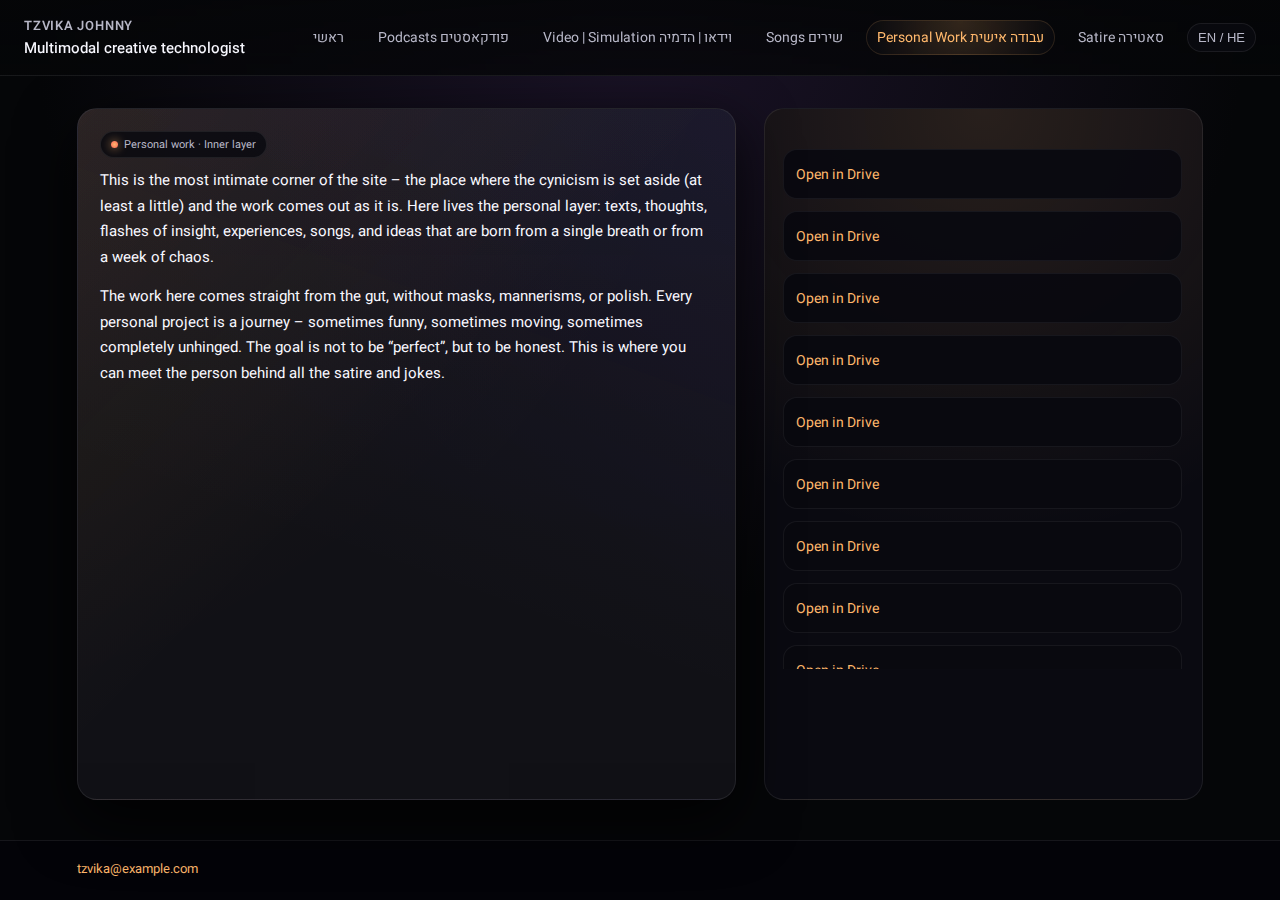
<file: pages/personal-work.html>
<!DOCTYPE html>
<html lang="he" dir="rtl">
  <head>
    <meta charset="UTF-8" />
    <title>יצירה אישית – Tzvika Johnny</title>
    <meta name="viewport" content="width=device-width, initial-scale=1" />

    <link
      href="https://fonts.googleapis.com/css2?family=Heebo:wght@300;400;500;700&display=swap"
      rel="stylesheet"
    />

    <style>
      :root {
        --bg-color: #050608;
        --card-bg: rgba(18, 18, 24, 0.92);
        --accent: #ffb86c;
        --accent-soft: rgba(255, 184, 108, 0.14);
        --text-main: #f8f8ff;
        --text-muted: #b7b7c7;
        --border-color: rgba(255, 255, 255, 0.08);
      }

      * { box-sizing: border-box; }

      body {
        margin: 0;
        min-height: 100vh;
        font-family: "Heebo", system-ui, -apple-system, BlinkMacSystemFont, "Segoe UI", sans-serif;
        background: radial-gradient(circle at top, #1b1328 0, #050608 55%);
        color: var(--text-main);
        display: flex;
        flex-direction: column;
      }

      a { color: var(--accent); text-decoration: none; }
      a:hover { text-decoration: underline; }

      header {
        padding: 16px 24px;
        display: flex;
        align-items: center;
        justify-content: space-between;
        border-bottom: 1px solid var(--border-color);
        backdrop-filter: blur(16px);
        background: linear-gradient(to bottom, rgba(5, 6, 8, 0.92), rgba(5, 6, 8, 0.78));
        position: sticky;
        top: 0;
        z-index: 20;
      }

      .logo-title { display: flex; flex-direction: column; gap: 2px; }
      .logo-title span:first-child {
        font-weight: 600;
        letter-spacing: 0.06em;
        font-size: 13px;
        text-transform: uppercase;
        color: var(--text-muted);
      }
      .logo-title span:last-child { font-weight: 500; font-size: 15px; }

      nav { display: flex; gap: 12px; align-items: center; flex-wrap: wrap; justify-content: flex-end; }

      .nav-link {
        font-size: 14px;
        padding: 6px 10px;
        border-radius: 999px;
        border: 1px solid transparent;
        color: var(--text-muted);
        white-space: nowrap;
      }

      .nav-link.active {
        border-color: var(--accent-soft);
        background: radial-gradient(circle at top, rgba(255, 184, 108, 0.18), rgba(8, 9, 14, 0.9));
        color: var(--accent);
      }

      .language-toggle {
        font-size: 13px;
        padding: 6px 10px;
        border-radius: 999px;
        border: 1px solid var(--border-color);
        cursor: pointer;
        background: rgba(10, 10, 16, 0.8);
        color: var(--text-muted);
      }

      main {
        flex: 1;
        padding: 32px 6vw 40px 6vw;
        display: grid;
        grid-template-columns: minmax(0, 2.1fr) minmax(0, 1.4fr);
        gap: 28px;
      }

      @media (max-width: 900px) {
        main { grid-template-columns: minmax(0, 1fr); }
      }

      .content-card {
        background:
          linear-gradient(135deg, rgba(255, 184, 108, 0.06), transparent 48%),
          linear-gradient(200deg, rgba(145, 124, 255, 0.06), transparent 64%),
          var(--card-bg);
        border-radius: 20px;
        padding: 22px 22px 20px;
        border: 1px solid var(--border-color);
        box-shadow: 0 20px 60px rgba(0, 0, 0, 0.8);
        position: relative;
        overflow: hidden;
      }

      .content-card::before {
        content: "";
        position: absolute;
        inset: -40%;
        background:
          radial-gradient(circle at 0% 0%, rgba(255, 184, 108, 0.09) 0, transparent 55%),
          radial-gradient(circle at 110% 0%, rgba(112, 97, 255, 0.08) 0, transparent 52%);
        opacity: 0.8;
        pointer-events: none;
      }

      .content-inner { position: relative; z-index: 1; }

      .pill-label {
        display: inline-flex;
        align-items: center;
        gap: 6px;
        padding: 4px 10px;
        border-radius: 999px;
        background: rgba(10, 10, 16, 0.84);
        border: 1px solid rgba(255, 255, 255, 0.08);
        font-size: 11px;
        color: var(--text-muted);
        margin-bottom: 10px;
      }

      .pill-dot {
        width: 7px;
        height: 7px;
        border-radius: 999px;
        background: radial-gradient(circle, #ffb86c 0, #ff7e5f 65%);
        box-shadow: 0 0 10px rgba(255, 184, 108, 0.8);
      }

      h1 { margin: 0 0 6px; font-size: clamp(26px, 3vw, 30px); letter-spacing: 0.04em; }
      h2 { margin: 0 0 14px; font-size: 18px; color: var(--text-muted); font-weight: 400; }

      .text-block { font-size: 15px; line-height: 1.7; color: var(--text-main); margin-bottom: 14px; }
      .text-muted { color: var(--text-muted); font-size: 14px; }

      .en { direction: ltr; text-align: left; }
      .he { direction: rtl; text-align: right; }

      .media-card {
        background:
          radial-gradient(circle at top, rgba(255, 184, 108, 0.12), transparent 60%),
          rgba(10, 10, 18, 0.96);
        border-radius: 20px;
        padding: 18px 18px 16px;
        border: 1px solid var(--border-color);
        display: flex;
        flex-direction: column;
        gap: 12px;
      }

      .media-card-header { display: flex; justify-content: space-between; align-items: center; gap: 8px; margin-bottom: 4px; }
      .media-title { font-size: 15px; font-weight: 500; }
      .media-sub { font-size: 13px; color: var(--text-muted); }

      .personal-grid {
        display: grid;
        grid-template-columns: minmax(0, 1fr);
        gap: 12px;
        margin-top: 6px;
        max-height: 520px;
        overflow-y: auto;
        padding-right: 2px;
      }

      .personal-item {
        padding: 12px;
        border-radius: 14px;
        background: rgba(9, 9, 16, 0.96);
        border: 1px solid rgba(255, 255, 255, 0.06);
      }

      .personal-label { font-size: 13px; margin-bottom: 8px; color: var(--text-muted); }
      .personal-link { font-size: 14px; word-break: break-all; }

      /* ===== Masonry Gallery ===== */
      .masonry-wrap {
        margin-top: 10px;
      }

      .masonry {
        column-count: 2;
        column-gap: 12px;
      }

      @media (max-width: 1200px) { .masonry { column-count: 2; } }
      @media (max-width: 900px)  { .masonry { column-count: 3; } } /* כשזה יורד לעמוד אחד – אפשר להגדיל קצת */
      @media (max-width: 600px)  { .masonry { column-count: 2; } }

      .masonry-item {
        break-inside: avoid;
        margin: 0 0 12px;
        border-radius: 14px;
        overflow: hidden;
        border: 1px solid rgba(255,255,255,0.08);
        background: rgba(5,5,10,0.75);
        box-shadow: 0 10px 30px rgba(0,0,0,0.35);
        position: relative;
      }

      .masonry-item a {
        display: block;
      }

      .masonry-item img {
        width: 100%;
        height: auto;
        display: block;
        transform: scale(1);
        transition: transform 180ms ease, filter 180ms ease, opacity 180ms ease;
        opacity: 0;
      }

      .masonry-item img.is-loaded { opacity: 1; }

      .masonry-item:hover img {
        transform: scale(1.02);
        filter: saturate(1.08);
      }

      .img-badge {
        position: absolute;
        bottom: 10px;
        left: 10px;
        padding: 4px 8px;
        border-radius: 999px;
        font-size: 11px;
        color: rgba(255,255,255,0.85);
        background: rgba(0,0,0,0.45);
        border: 1px solid rgba(255,255,255,0.12);
        backdrop-filter: blur(10px);
        pointer-events: none;
      }

      .img-error {
        padding: 12px;
        font-size: 12px;
        color: var(--text-muted);
      }

      footer {
        border-top: 1px solid var(--border-color);
        padding: 18px 6vw 22px 6vw;
        font-size: 13px;
        color: var(--text-muted);
        display: flex;
        flex-wrap: wrap;
        gap: 10px;
        justify-content: space-between;
        background: rgba(3, 3, 8, 0.98);
      }

      .footer-left, .footer-right {
        display: flex;
        flex-wrap: wrap;
        gap: 8px 16px;
        align-items: center;
      }
    </style>
  </head>

  <body>
    <header>
      <div class="logo-title">
        <span>TZVIKA JOHNNY</span>
        <span>Multimodal creative technologist</span>
      </div>
     <nav>
  <a href="../index.html" class="nav-link">ראשי</a>

  <a href="podcasts.html" class="nav-link">
    <span class="english">Podcasts</span>
    <span class="hebrew">פודקאסטים</span>
  </a>

  <a href="video-simulation.html" class="nav-link">
    <span class="english">Video | Simulation</span>
    <span class="hebrew">וידאו | הדמיה</span>
  </a>

  <a href="songs.html" class="nav-link">
    <span class="english">Songs</span>
    <span class="hebrew">שירים</span>
  </a>

  <a href="personal-work.html" class="nav-link active">
    <span class="english">Personal Work</span>
    <span class="hebrew">עבודה אישית</span>
  </a>

  <a href="satire.html" class="nav-link">
    <span class="english">Satire</span>
    <span class="hebrew">סאטירה</span>
  </a>

  <button class="language-toggle" id="langToggle" type="button">HE / EN</button>
</nav>
    </header>

    <main>
      <section class="content-card">
        <div class="content-inner">
          <div class="pill-label">
            <span class="pill-dot"></span>
            <span>Personal work · Inner layer</span>
          </div>

          <h1 class="he">יצירה אישית</h1>
          <h2 class="he">המקום שבו הציניות יורדת לשקט</h2>

          <div class="text-block he">
            הפינה הכי אינטימית באתר – המקום שבו אני מניח את הציניות בצד (רק קצת)
            ומאפשר לאמנות לצאת כמו שהיא. כאן נמצאת היצירה האישית: טקסטים,
            מחשבות, הברקות, חוויות, שירים, רעיונות שנולדים מתוך נשימה אחת או מתוך
            כאוס של שבוע.
          </div>
          <div class="text-block he">
            זו יצירה שמגיעה מהבטן, בלי מסכות, בלי מניירות ובלי לייפות. כל פרויקט
            אישי כאן הוא מסע. לפעמים מצחיק, לפעמים מרגש, לפעמים פשוט משוגע. המטרה
            היא לא להיות “מושלם”, אלא להיות אמיתי. זה המקום שבו אפשר לפגוש אותי
            מאחורי כל הסאטירה והבדיחות.
          </div>

          <div class="text-block en">
            This is the most intimate corner of the site – the place where the cynicism
            is set aside (at least a little) and the work comes out as it is. Here lives
            the personal layer: texts, thoughts, flashes of insight, experiences, songs,
            and ideas that are born from a single breath or from a week of chaos.
          </div>
          <div class="text-block en">
            The work here comes straight from the gut, without masks, mannerisms, or
            polish. Every personal project is a journey – sometimes funny, sometimes
            moving, sometimes completely unhinged. The goal is not to be “perfect”, but
            to be honest. This is where you can meet the person behind all the satire
            and jokes.
          </div>

          <p class="text-muted he">
            * חלק מהקבצים כאן הם סקיצות, טיוטות ויומנים קוליים – חומר גלם בדרך
            להפוך למשהו אחר, או פשוט להישאר כפי שהוא.
          </p>
        </div>
      </section>

      <aside class="media-card">
        <div class="media-card-header">
          <div>
            <div class="media-title he">עבודות אישיות</div>
            <div class="media-sub he">טקסטים, הקלטות, רגעים שלא נועדו לקהל רחב</div>
          </div>
        </div>

        <div class="personal-grid">
          <!-- לינקים 01-11 נשארים כקבצים -->
          <div class="personal-item">
            <div class="personal-label he">עבודה אישית 01</div>
            <a class="personal-link" href="https://drive.google.com/file/d/10sK7DgkWTX743SgJvCVedam48JfLSS4_/view?usp=drive_link" target="_blank" rel="noopener noreferrer">Open in Drive</a>
          </div>

          <div class="personal-item">
            <div class="personal-label he">עבודה אישית 02</div>
            <a class="personal-link" href="https://drive.google.com/file/d/17PuWeEYspDq6wybgCTc7tQWwa_3w2g_2/view?usp=drive_link" target="_blank" rel="noopener noreferrer">Open in Drive</a>
          </div>

          <div class="personal-item">
            <div class="personal-label he">עבודה אישית 03</div>
            <a class="personal-link" href="https://drive.google.com/file/d/13nCAZ0LjbJ6a32p8ninsxLak6dKXHPjk/view?usp=drive_link" target="_blank" rel="noopener noreferrer">Open in Drive</a>
          </div>

          <div class="personal-item">
            <div class="personal-label he">עבודה אישית 04</div>
            <a class="personal-link" href="https://drive.google.com/file/d/14-Ul7MhJvgMVdqSDYkZqrt59qO51ierw/view?usp=drive_link" target="_blank" rel="noopener noreferrer">Open in Drive</a>
          </div>

          <div class="personal-item">
            <div class="personal-label he">עבודה אישית 05</div>
            <a class="personal-link" href="https://drive.google.com/file/d/14BUAoBy1A4WF388Q_0hjq6lv3B-lvGMc/view?usp=drive_link" target="_blank" rel="noopener noreferrer">Open in Drive</a>
          </div>

          <div class="personal-item">
            <div class="personal-label he">עבודה אישית 06</div>
            <a class="personal-link" href="https://drive.google.com/file/d/1EwZ-4b60wNygFCRk-KzJnr7LGIHdzBP3/view?usp=drive_link" target="_blank" rel="noopener noreferrer">Open in Drive</a>
          </div>

          <div class="personal-item">
            <div class="personal-label he">עבודה אישית 07</div>
            <a class="personal-link" href="https://drive.google.com/file/d/16lemEvsbSlj4fys_vPYxb-b7auWaIGJP/view?usp=drive_link" target="_blank" rel="noopener noreferrer">Open in Drive</a>
          </div>

          <div class="personal-item">
            <div class="personal-label he">עבודה אישית 08</div>
            <a class="personal-link" href="https://drive.google.com/file/d/1_tCT9EnaiZfa5B2RvQ8deBuv3JqPNyjg/view?usp=drive_link" target="_blank" rel="noopener noreferrer">Open in Drive</a>
          </div>

          <div class="personal-item">
            <div class="personal-label he">עבודה אישית 09</div>
            <a class="personal-link" href="https://drive.google.com/file/d/10jXvk49eHUlORzSPwbJ0jBhSg59LAR5j/view?usp=drive_link" target="_blank" rel="noopener noreferrer">Open in Drive</a>
          </div>

          <div class="personal-item">
            <div class="personal-label he">עבודה אישית 10</div>
            <a class="personal-link" href="https://drive.google.com/file/d/1pJ936-J1w-5xP0hgSrD72dnAldFTlrnk/view?usp=drive_link" target="_blank" rel="noopener noreferrer">Open in Drive</a>
          </div>

          <div class="personal-item">
            <div class="personal-label he">עבודה אישית 11</div>
            <a class="personal-link" href="https://drive.google.com/file/d/1vVuvZbIYLD1MvsWnEmeskLjUrYCjczNW/view?usp=drive_link" target="_blank" rel="noopener noreferrer">Open in Drive</a>
          </div>

          <!-- גלריית תמונות (מייסונרי) -->
          <div class="personal-item">
            <div class="personal-label he">עבודה אישית 12 · גלריה</div>

            <div class="masonry-wrap">
              <div id="masonry" class="masonry" aria-label="Personal gallery masonry grid"></div>
            </div>

            <div class="text-muted he" style="margin-top:10px;font-size:12px;">
              התמונות נטענות מפריוויו של Google Drive. לחיצה פותחת את הקובץ בדרייב.
            </div>
          </div>
        </div>
      </aside>
    </main>

    <footer>
      <div class="footer-left he">
        <span>© Tzvika Johnny</span>
        <span>מולטי־מודל קריאייטיב טכנולוגיסט</span>
      </div>
      <div class="footer-right">
        <span class="he">כאן פוגשים את השכבה הכי חשופה של היצירה.</span>
        <a href="mailto:tzvika@example.com">tzvika@example.com</a>
      </div>
    </footer>

    <script>
      // ===== Language toggle (HE/EN) =====
      const toggle = document.getElementById("langToggle");
      let showEn = true;

      function applyLanguage() {
        document.querySelectorAll(".en").forEach((el) => {
          el.style.display = showEn ? "" : "none";
        });
        document.querySelectorAll(".he").forEach((el) => {
          el.style.display = showEn ? "none" : "";
        });
        // כיוון הדף (אופציונלי): כשהאנגלית מוצגת, אפשר להפוך ל-ltr
        document.documentElement.setAttribute("dir", showEn ? "ltr" : "rtl");
        document.documentElement.setAttribute("lang", showEn ? "en" : "he");
        toggle.textContent = showEn ? "EN / HE" : "HE / EN";
      }

      toggle.addEventListener("click", () => {
        showEn = !showEn;
        applyLanguage();
      });

      // ===== Drive helpers =====
      function extractDriveFileId(url) {
        // supports:
        // https://drive.google.com/file/d/FILEID/view...
        // https://lh3.googleusercontent.com/d/FILEID=w1200
        // https://drive.google.com/thumbnail?id=FILEID&sz=w1200
        try {
          const u = new URL(url);
          if (u.hostname.includes("lh3.googleusercontent.com")) {
            // path: /d/FILEID
            const m = u.pathname.match(/\/d\/([^/]+)/);
            return m ? m[1] : null;
          }
          if (u.hostname.includes("drive.google.com")) {
            if (u.pathname.includes("/file/d/")) {
              const m = u.pathname.match(/\/file\/d\/([^/]+)/);
              return m ? m[1] : null;
            }
            if (u.pathname.includes("/thumbnail")) {
              return u.searchParams.get("id");
            }
          }
          // fallback: try regex
          const m2 = url.match(/\/file\/d\/([^/]+)/);
          return m2 ? m2[1] : null;
        } catch (e) {
          const m = url.match(/\/file\/d\/([^/]+)/);
          return m ? m[1] : null;
        }
      }

      function drivePreviewUrl(fileId, width = 1200) {
        // Usually the most reliable for images:
        return `https://lh3.googleusercontent.com/d/${fileId}=w${width}`;
      }

      function driveOpenUrl(fileId) {
        return `https://drive.google.com/file/d/${fileId}/view`;
      }

      // ===== Masonry render =====
      const galleryDriveUrls = [
        "https://drive.google.com/file/d/1DGeToGCG4Sy1QLd9bcUXTvfgwkwKhFlT/view?usp=drive_link",
        "https://drive.google.com/file/d/1HywSYCwOqifrBQYgs-YJudYok9mP4qND/view?usp=drive_link",
        "https://drive.google.com/file/d/1UhANZC57EWR2k6opate--Zznscym6lxP/view?usp=drive_link",
        "https://drive.google.com/file/d/1gzFCEYgPo1mWRiab4eRtiasib8-O1aGU/view?usp=drive_link",
        "https://drive.google.com/file/d/1ro3GYA2KfN5NUzFrFbGqCSY0Op_vQDVp/view?usp=drive_link",
        "https://drive.google.com/file/d/1MvHGwYf_OJIqOtET8-mMP2W77dKCJ5RA/view?usp=drive_link",
        "https://drive.google.com/file/d/1oteYyFydPuJsOpq9oSBamp44aM9WLmbh/view?usp=drive_link",
        "https://drive.google.com/file/d/1Z_jBH9MaqxOlPYV9Km0bkBD7zMJef1H0/view?usp=drive_link",
        "https://drive.google.com/file/d/1Wb97nZUKZL8K8mg2-ed7bnC_qC8IhYI9/view?usp=drive_link",
        "https://drive.google.com/file/d/1vDFWndpC9G_z5dplsoFxPJ_HPcYxN1Sg/view?usp=drive_link",
        "https://drive.google.com/file/d/17Auk61C-paCKe8d2D7gQuXYKAc9lVF8d/view?usp=drive_link",
        "https://drive.google.com/file/d/185Aus2D_CzSEebIPsWmQ9z31MbHyDwNv/view?usp=drive_link",
        "https://drive.google.com/file/d/1BzffH8Wun6J3wemOb5Xly6Not68Psntc/view?usp=drive_link",
        "https://drive.google.com/file/d/1kW8YqpDT15FUWNc4rZEcJ1_dR39F38Yk/view?usp=drive_link",
        "https://drive.google.com/file/d/1W30xp_Y1ahtG4cQ_vZjK_P4hzf--7I6P/view?usp=drive_link",
        "https://drive.google.com/file/d/1C2NSVUhB4XmNExvsnBEeMjA0WBKlTUQo/view?usp=drive_link",
      ];

      function renderMasonry() {
        const masonry = document.getElementById("masonry");
        if (!masonry) return;

        masonry.innerHTML = "";

        galleryDriveUrls.forEach((url, idx) => {
          const id = extractDriveFileId(url);

          const item = document.createElement("div");
          item.className = "masonry-item";

          if (!id) {
            item.innerHTML = `<div class="img-error">לא הצלחתי לחלץ FILE ID מהקישור: ${url}</div>`;
            masonry.appendChild(item);
            return;
          }

          const a = document.createElement("a");
          a.href = driveOpenUrl(id);
          a.target = "_blank";
          a.rel = "noopener noreferrer";
          a.title = "Open in Drive";

          const img = document.createElement("img");
          img.loading = "lazy";
          img.alt = `Artwork ${String(idx + 1).padStart(2, "0")}`;
          img.src = drivePreviewUrl(id, 1200);

          img.addEventListener("load", () => img.classList.add("is-loaded"));
          img.addEventListener("error", () => {
            // fallback ל-thumbnail אם lh3 נחסם/נופל
            img.src = `https://drive.google.com/thumbnail?id=${id}&sz=w1200`;
          });

          const badge = document.createElement("div");
          badge.className = "img-badge";
          badge.textContent = `#${idx + 1}`;

          a.appendChild(img);
          item.appendChild(a);
          item.appendChild(badge);
          masonry.appendChild(item);
        });
      }

      window.addEventListener("load", () => {
        applyLanguage();
        renderMasonry();
      });
    </script>
  </body>
</html>
</file>
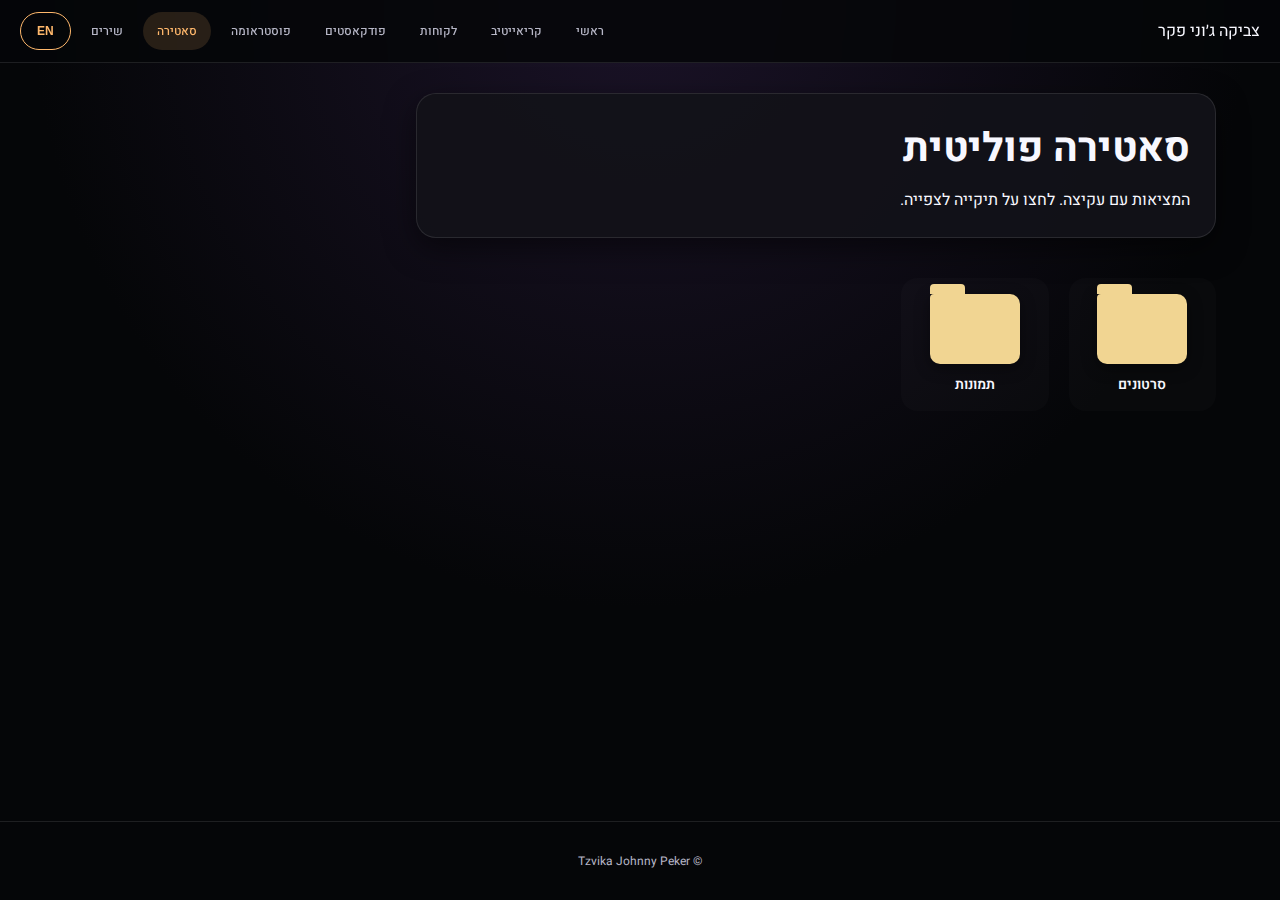
<file: pages/satire.html>
<!DOCTYPE html>
<html lang="he" data-lang="he" dir="rtl">
<head>
  <script async src="https://www.googletagmanager.com/gtag/js?id=G-GTHDTELYGW"></script>
  <script>window.dataLayer=window.dataLayer||[];function gtag(){dataLayer.push(arguments);}gtag('js',new Date());gtag('config','G-GTHDTELYGW');</script>
  <meta charset="UTF-8" />
  <meta name="viewport" content="width=device-width, initial-scale=1, maximum-scale=5, user-scalable=yes" />
  <title>Satire | Tzvika Johnny Peker</title>
  <link href="https://fonts.googleapis.com/css2?family=Heebo:wght@300;400;500;700&display=swap" rel="stylesheet" />
  
  <style>
    :root { --bg-color: #050608; --card-bg: rgba(18, 18, 24, 0.94); --accent: #ffb86c; --accent-soft: rgba(255, 184, 108, 0.14); --text-main: #f8f8ff; --text-muted: #b7b7c7; --border-color: rgba(255, 255, 255, 0.1); --folder-yellow: #f1d592; }
    
    /* מניעת סימון כחול בסמארטפון */
    * { box-sizing: border-box; margin: 0; padding: 0; -webkit-tap-highlight-color: transparent; }
    
    html[data-lang="en"] .he, html[data-lang="he"] .en { display: none !important; }
    html[data-lang="en"] { direction: ltr; } html[data-lang="he"] { direction: rtl; }
    
    body { font-family: "Heebo", sans-serif; background: radial-gradient(circle at top, #1b1328 0, #050608 55%); color: var(--text-main); min-height: 100vh; display: flex; flex-direction: column; overflow-x: hidden; }
    
    header { padding: 12px 20px; display: flex; align-items: center; justify-content: space-between; border-bottom: 1px solid var(--border-color); backdrop-filter: blur(20px); background: rgba(5, 6, 8, 0.85); position: sticky; top: 0; z-index: 1000; }
    
    .logo-title { display: flex; flex-direction: column; gap: 2px; }
    .logo-title span:first-child { font-weight: 800; font-size: 1.1rem; color: var(--accent); }

    nav { display: flex; gap: 6px; flex-wrap: wrap; justify-content: flex-end; }
    .nav-link { font-size: 12px; padding: 10px 14px; border-radius: 999px; color: #b7b7c7; text-decoration: none; transition: 0.2s; font-weight: 500; }
    .nav-link.active { background: var(--accent-soft); color: var(--accent); }
    .lang-toggle { background: transparent; border: 1.5px solid var(--accent); color: var(--accent); padding: 8px 16px; border-radius: 20px; cursor: pointer; font-size: 12px; font-weight: 700; }
    
    main { flex: 1; padding: 30px 5vw; display: flex; flex-direction: column; gap: 40px; }
    .content-card { background: var(--card-bg); border-radius: 20px; padding: 25px; border: 1px solid var(--border-color); box-shadow: 0 10px 30px rgba(0,0,0,0.5); max-width: 800px; }
    h1 { font-size: clamp(1.8rem, 5vw, 2.5rem); margin-bottom: 10px; }
    
    .folder-grid { display: grid; grid-template-columns: repeat(auto-fill, minmax(140px, 1fr)); gap: 20px; }
    .folder-item { display: flex; flex-direction: column; align-items: center; cursor: pointer; transition: 0.2s; padding: 15px; border-radius: 16px; background: rgba(255,255,255,0.02); border: 1px solid transparent; }
    .folder-item:hover { border-color: var(--accent-soft); background: rgba(255,255,255,0.05); }
    .folder-icon { width: 90px; height: 70px; background: var(--folder-yellow); border-radius: 4px 10px 10px 10px; position: relative; margin-bottom: 10px; box-shadow: 0 4px 15px rgba(0,0,0,0.4); }
    .folder-icon::before { content: ""; position: absolute; top: -10px; left: 0; width: 35px; height: 10px; background: var(--folder-yellow); border-radius: 4px 4px 0 0; }
    .folder-label { font-size: 14px; font-weight: 600; text-align: center; }

    #folderContentView { display: none; flex-direction: column; gap: 20px; }
    
    .media-grid { display: grid; grid-template-columns: repeat(auto-fit, minmax(280px, 1fr)); gap: 25px; width: 100%; align-items: start; }
    
    /* מונע תקיעת גלילה במסכי מגע (touch-action) */
    .video-container { position: relative; width: 100%; aspect-ratio: 9 / 16; background: #000; border-radius: 16px; overflow: hidden; border: 1px solid var(--border-color); touch-action: pan-y; box-shadow: 0 10px 30px rgba(0,0,0,0.6); }
    .video-container iframe { position: absolute; top: 0; left: 0; width: 100%; height: 100%; border: 0; }
    .image-container img { width: 100%; border-radius: 16px; border: 1px solid var(--border-color); display: block; box-shadow: 0 10px 30px rgba(0,0,0,0.6); }
    
    @media (max-width: 600px) { 
      .media-grid { grid-template-columns: 1fr; } 
      header { flex-direction: column; gap: 15px; padding: 10px; }
      nav { justify-content: center; gap: 4px; }
      .nav-link { padding: 8px 12px; font-size: 12px; }
    }
    
    footer { padding: 30px; text-align: center; border-top: 1px solid var(--border-color); font-size: 12px; color: var(--text-muted); }
  </style>
</head>
<body>
  <header>
    <div class="logo-title">
      <span class="en">TZVIKA JOHNNY PEKER</span>
      <span class="he">צביקה ג׳וני פקר</span>
    </div>
    <nav>
      <a href="../index.html" class="nav-link"><span class="en">Home</span><span class="he">ראשי</span></a>
      <a href="creative.html" class="nav-link"><span class="en">Creative</span><span class="he">קריאייטיב</span></a>
      <a href="lessons.html" class="nav-link"><span class="en">Clients</span><span class="he">לקוחות</span></a>
      <a href="podcasts.html" class="nav-link"><span class="en">Podcasts</span><span class="he">פודקאסטים</span></a>
      <a href="posttrauma.html" class="nav-link"><span class="en">Post-Trauma</span><span class="he">פוסטראומה</span></a>
      <a href="satire.html" class="nav-link active"><span class="en">Satire</span><span class="he">סאטירה</span></a>
      <a href="songs.html" class="nav-link"><span class="he">שירים</span><span class="en">Songs</span></a>
      <button class="lang-toggle" id="langToggle">EN</button>
    </nav>
  </header>

  <main>
    <section class="content-card" id="mainHeader">
      <h1 class="he">סאטירה פוליטית</h1><h1 class="en">Political Satire</h1>
      <p class="he">המציאות עם עקיצה. לחצו על תיקייה לצפייה.</p><p class="en">Reality with a sting. Click a folder to view.</p>
    </section>

    <div class="folder-grid" id="folderGrid"></div>

    <div id="folderContentView">
      <div style="display: flex; align-items: center; justify-content: space-between; margin-bottom: 20px;">
        <button onclick="showFolders()" style="padding: 10px 20px; border-radius: 999px; background: transparent; border: 1px solid var(--accent); color: var(--accent); cursor: pointer; font-weight: 700;">🔙 <span class="he">חזרה לתיקיות</span><span class="en">Back to Folders</span></button>
        <h2 id="currentFolderName" style="margin: 0; color: var(--accent); font-size: 1.2rem;"></h2>
      </div>
      <div class="media-grid" id="galleryGrid"></div>
    </div>
  </main>

  <footer>
    <span>© Tzvika Johnny Peker</span>
  </footer>

  <script>
    const satireFolders = [
      { id: "videos", nameHe: "סרטונים", nameEn: "Videos", type: "video", items: ["1-22RkJTOfGGuCL5C_yUg1yl8zOMhKlnC", "12mvN-_f2H8e9qFmrhXJw6IRKWy-0iNqm", "1pEUPd_poUMCnyH7Yjryv5rdR4wpG3Pu4", "1AjR0fZmLHtxg8NXx7OdiBBOSqlxy38vl", "1xcRv0Rg3-zM_f2qz62SH9RCOVNrXr-sO", "1CSmfGwBj_vONRNiEwW318b9lIj_zOZqP", "1KGvXIt_QBqXyoMlLljCG2RVW1h1oD3PQ", "1BNgS2zIP7R5EigGYusJIT7zztAaeWve5", "1yykKPSBhmawNFc5u5amWbF6_4vr5qjBY", "15-kLxerh4uDtxCCVIcZP0GQL0x44UE-t", "103B94Tkss7ZtfjIK_Nha3hdsvE9L_Cn5", "1akLfun0ILEAC7osA8dDVB2iKjAX1R3Oe", "1FPp4Inz2AS-MoGGCKaRQ_sWyzK-I_9SB", "1x-GUPM1cCzlX8_eIL-YeRbN5b5xzbzbJ", "1XWaTGatmPjjBRZAhg15b2Dkd3RaK4tNv", "1HEeNJ4ugoFS-FctanKgK0P-0HwXPnf9U", "1X8Foic7a-Sp5t8HdVCbQjCgxDzcGGn_y", "1plmi9jhBLxj0ShU27j0LbW3NYHUHrC9q", "1fJBJVsEyyzmrxPIiTK_ezWhM5ONw4A_i"] },
      { id: "photos", nameHe: "תמונות", nameEn: "Photos", type: "image", items: ["1YyffcMub35FYd1iBsCFtvreT4PZ4EILf", "1CclLZT4DxJ_VVP7JI24ie350IVv4VueT", "1DhaQJF-_FTdqpE29g1Iifwk6TpDeur_E", "1xZwHCbZdBdiyR1z4RBXjUpGDxl2VOG51", "1J-k8Gwarrl96rm8L5h2OluVqFNTxG4av", "1tuLEZiJgl_ONd3kLY0puqdkhHh10HOk8", "1490TltDAEtv8wXTuJlYk-vKqiJZRxj1R", "1OBDTd23ze0-C2ZEeV_pSAH3mq-QTo0Xo"] }
    ];

    function renderFolders() {
      const grid = document.getElementById('folderGrid'); grid.innerHTML = "";
      satireFolders.forEach(f => {
        const div = document.createElement('div'); div.className = 'folder-item'; div.onclick = () => openFolder(f);
        div.innerHTML = `<div class="folder-icon"></div><div class="folder-label"><span class="he">${f.nameHe}</span><span class="en">${f.nameEn}</span></div>`;
        grid.appendChild(div);
      });
    }

    function openFolder(f) {
      document.getElementById('folderGrid').style.display = 'none'; 
      document.getElementById('mainHeader').style.display = 'none'; 
      document.getElementById('folderContentView').style.display = 'flex';
      
      const isHe = document.documentElement.getAttribute('data-lang') === 'he';
      document.getElementById('currentFolderName').textContent = isHe ? f.nameHe : f.nameEn;

      const gallery = document.getElementById('galleryGrid');
      gallery.innerHTML = f.items.map(id => f.type === "video" 
        ? `<div class="video-container"><iframe src="https://drive.google.com/file/d/${id}/preview" loading="lazy"></iframe></div>`
        : `<div class="image-container"><img src="https://drive.google.com/thumbnail?id=${id}&sz=w800" loading="lazy"></div>`).join('');
    }

    function showFolders() { 
      document.getElementById('folderGrid').style.display = 'grid'; 
      document.getElementById('mainHeader').style.display = 'block'; 
      document.getElementById('folderContentView').style.display = 'none'; 
      // הניקוי החשוב! מונע קריסה של הדפדפן בנייד
      document.getElementById('galleryGrid').innerHTML = ''; 
    }

    // סנכרון שפה חכם
    const langBtn = document.getElementById('langToggle'); const html = document.documentElement;
    function setLang(l) { 
      html.setAttribute('data-lang', l); html.setAttribute('dir', l === 'he' ? 'rtl' : 'ltr'); 
      langBtn.textContent = l === 'he' ? 'EN' : 'HE'; localStorage.setItem('siteLang', l); 
    }
    langBtn.onclick = () => setLang(html.getAttribute('data-lang') === 'he' ? 'en' : 'he');
    setLang(localStorage.getItem('siteLang') || 'he'); 
    
    renderFolders();
  </script>
</body>
</html>
</file>
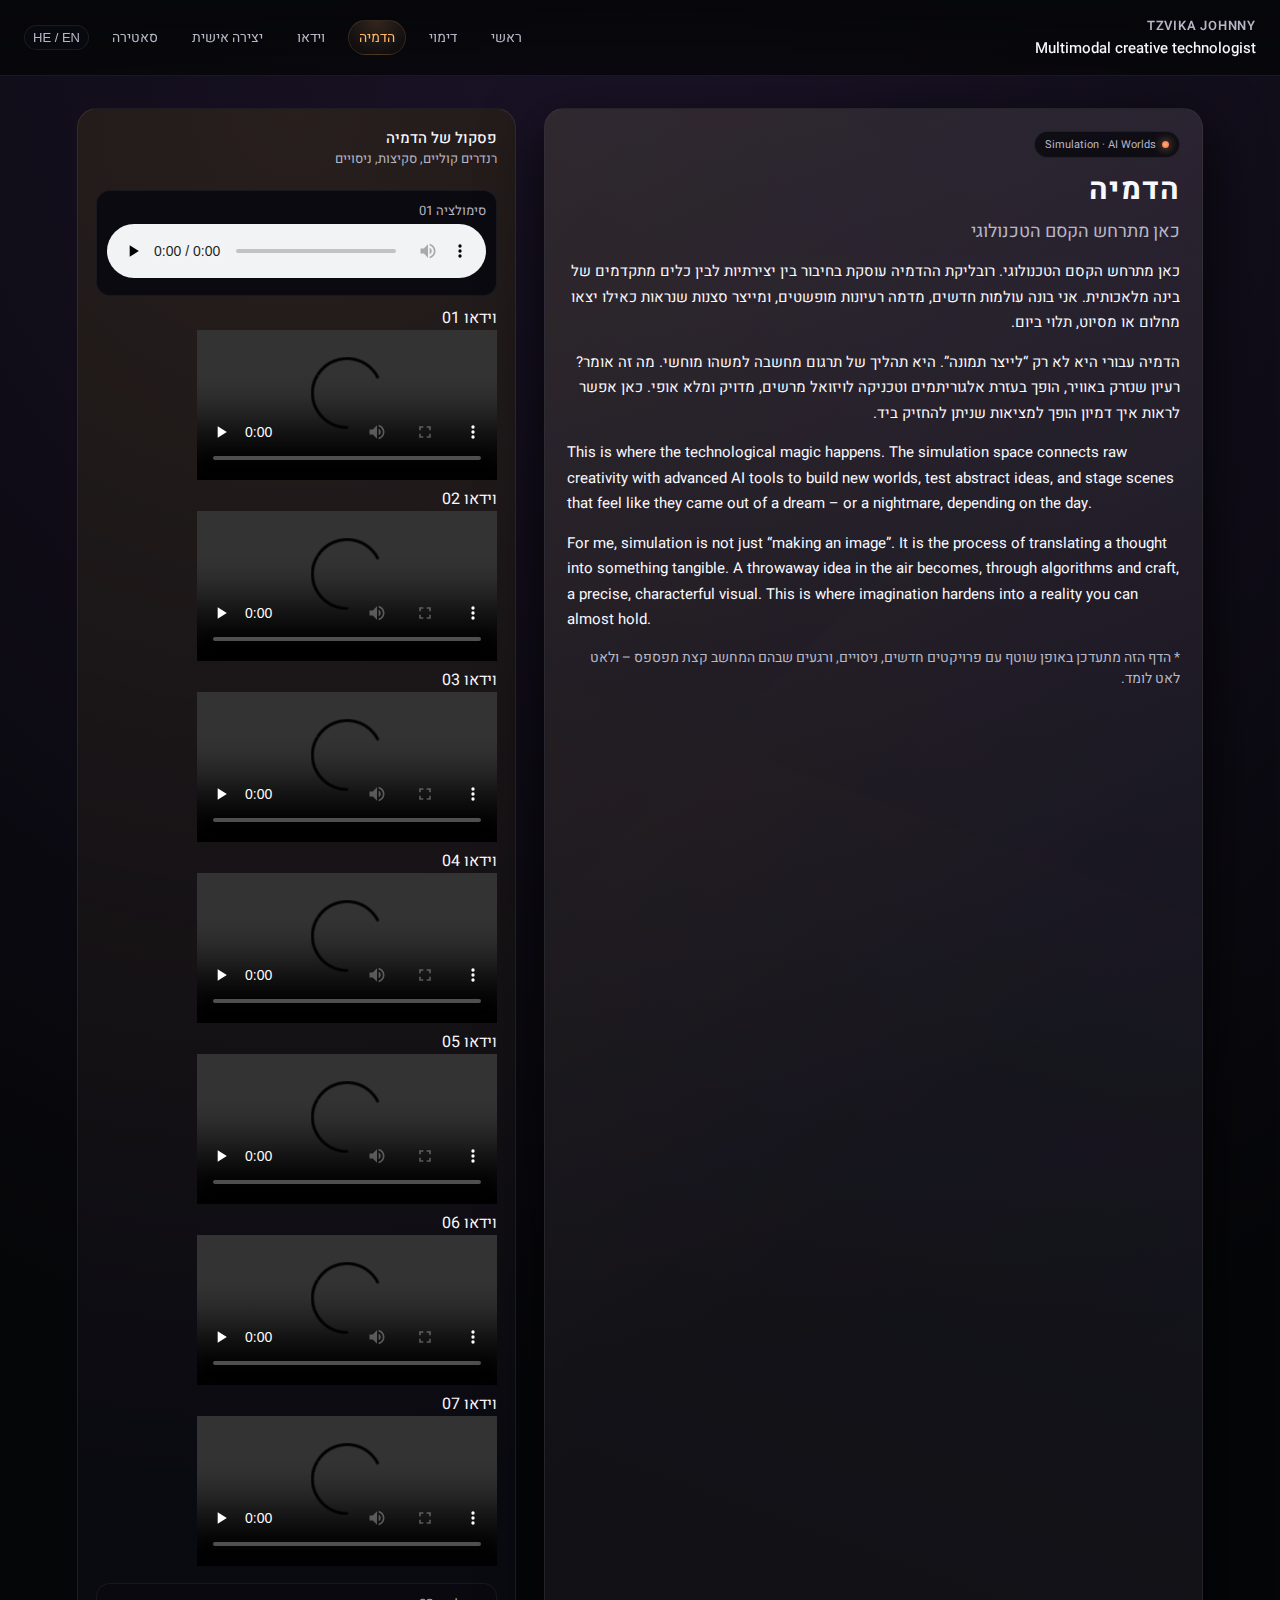
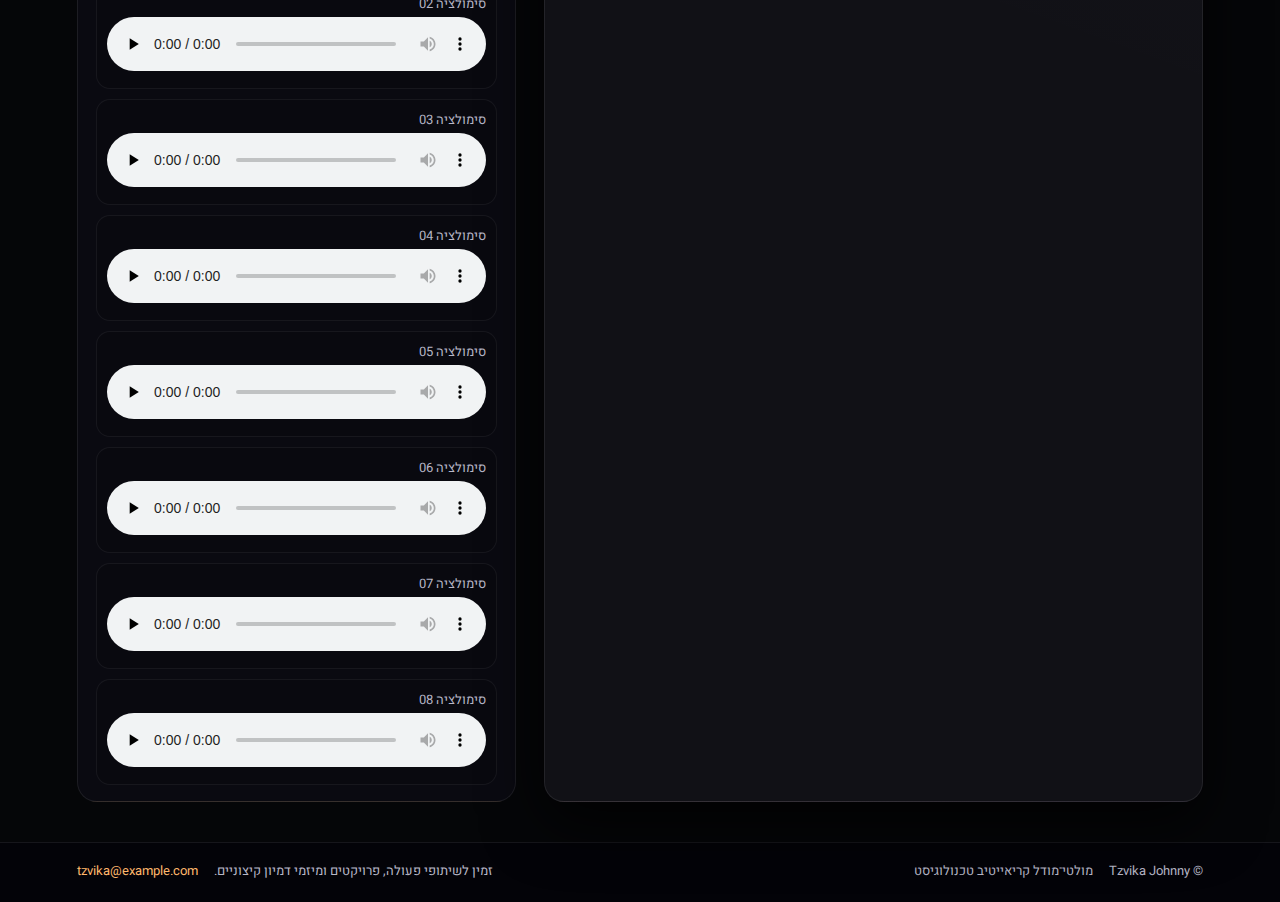
<file: pages/simulation.html>
<!DOCTYPE html>
<html lang="he" dir="rtl">
  <head>
    <meta charset="UTF-8" />
    <title>הדמיה – Tzvika Johnny</title>
    <meta name="viewport" content="width=device-width, initial-scale=1" />
    <!-- Heebo font -->
    <link
      href="https://fonts.googleapis.com/css2?family=Heebo:wght@300;400;500;700&display=swap"
      rel="stylesheet"
    />
    <style>
      :root {
        --bg-color: #050608;
        --card-bg: rgba(18, 18, 24, 0.92);
        --accent: #ffb86c;
        --accent-soft: rgba(255, 184, 108, 0.14);
        --text-main: #f8f8ff;
        --text-muted: #b7b7c7;
        --border-color: rgba(255, 255, 255, 0.08);
      }

      * {
        box-sizing: border-box;
      }

      body {
        margin: 0;
        min-height: 100vh;
        font-family: "Heebo", system-ui, -apple-system, BlinkMacSystemFont,
          "Segoe UI", sans-serif;
        background: radial-gradient(circle at top, #1b1328 0, #050608 55%);
        color: var(--text-main);
        display: flex;
        flex-direction: column;
      }

      a {
        color: var(--accent);
        text-decoration: none;
      }

      a:hover {
        text-decoration: underline;
      }

      header {
        padding: 16px 24px;
        display: flex;
        align-items: center;
        justify-content: space-between;
        border-bottom: 1px solid var(--border-color);
        backdrop-filter: blur(16px);
        background: linear-gradient(
          to bottom,
          rgba(5, 6, 8, 0.92),
          rgba(5, 6, 8, 0.78)
        );
        position: sticky;
        top: 0;
        z-index: 20;
      }

      .logo-title {
        display: flex;
        flex-direction: column;
        gap: 2px;
      }

      .logo-title span:first-child {
        font-weight: 600;
        letter-spacing: 0.06em;
        font-size: 13px;
        text-transform: uppercase;
        color: var(--text-muted);
      }

      .logo-title span:last-child {
        font-weight: 500;
        font-size: 15px;
      }

      nav {
        display: flex;
        gap: 12px;
        align-items: center;
      }

      .nav-link {
        font-size: 14px;
        padding: 6px 10px;
        border-radius: 999px;
        border: 1px solid transparent;
        color: var(--text-muted);
      }

      .nav-link.active {
        border-color: var(--accent-soft);
        background: radial-gradient(
          circle at top,
          rgba(255, 184, 108, 0.18),
          rgba(8, 9, 14, 0.9)
        );
        color: var(--accent);
      }

      .language-toggle {
        font-size: 13px;
        padding: 4px 8px;
        border-radius: 999px;
        border: 1px solid var(--border-color);
        cursor: pointer;
        background: rgba(10, 10, 16, 0.8);
        color: var(--text-muted);
      }

      main {
        flex: 1;
        padding: 32px 6vw 40px 6vw;
        display: grid;
        grid-template-columns: minmax(0, 2.1fr) minmax(0, 1.4fr);
        gap: 28px;
      }

      @media (max-width: 900px) {
        main {
          grid-template-columns: minmax(0, 1fr);
        }
      }

      .content-card {
        background: linear-gradient(
            135deg,
            rgba(255, 184, 108, 0.06),
            transparent 48%
          ),
          linear-gradient(
            200deg,
            rgba(145, 124, 255, 0.06),
            transparent 64%
          ),
          var(--card-bg);
        border-radius: 20px;
        padding: 22px 22px 20px;
        border: 1px solid var(--border-color);
        box-shadow: 0 20px 60px rgba(0, 0, 0, 0.8);
        position: relative;
        overflow: hidden;
      }

      .content-card::before {
        content: "";
        position: absolute;
        inset: -40%;
        background:
          radial-gradient(circle at 0% 0%, rgba(255, 184, 108, 0.09) 0, transparent 55%),
          radial-gradient(circle at 110% 0%, rgba(112, 97, 255, 0.08) 0, transparent 52%);
        opacity: 0.8;
        pointer-events: none;
      }

      .content-inner {
        position: relative;
        z-index: 1;
      }

      .pill-label {
        display: inline-flex;
        align-items: center;
        gap: 6px;
        padding: 4px 10px;
        border-radius: 999px;
        background: rgba(10, 10, 16, 0.84);
        border: 1px solid rgba(255, 255, 255, 0.08);
        font-size: 11px;
        color: var(--text-muted);
        margin-bottom: 10px;
      }

      .pill-dot {
        width: 7px;
        height: 7px;
        border-radius: 999px;
        background: radial-gradient(circle, #ffb86c 0, #ff7e5f 65%);
        box-shadow: 0 0 10px rgba(255, 184, 108, 0.8);
      }

      h1 {
        margin: 0 0 6px;
        font-size: clamp(26px, 3vw, 30px);
        letter-spacing: 0.04em;
      }

      h2 {
        margin: 0 0 14px;
        font-size: 18px;
        color: var(--text-muted);
        font-weight: 400;
      }

      .text-block {
        font-size: 15px;
        line-height: 1.7;
        color: var(--text-main);
        margin-bottom: 14px;
      }

      .text-muted {
        color: var(--text-muted);
        font-size: 14px;
      }

      .en {
        direction: ltr;
        text-align: left;
      }

      .he {
        direction: rtl;
        text-align: right;
      }

      .media-card {
        background: radial-gradient(
            circle at top,
            rgba(255, 184, 108, 0.12),
            transparent 60%
          ),
          rgba(10, 10, 18, 0.96);
        border-radius: 20px;
        padding: 18px 18px 16px;
        border: 1px solid var(--border-color);
        display: flex;
        flex-direction: column;
        gap: 12px;
      }

      .media-card-header {
        display: flex;
        justify-content: space-between;
        align-items: center;
        gap: 8px;
        margin-bottom: 4px;
      }

      .media-title {
        font-size: 15px;
        font-weight: 500;
      }

      .media-sub {
        font-size: 13px;
        color: var(--text-muted);
      }

      .audio-list {
        display: flex;
        flex-direction: column;
        gap: 10px;
        margin-top: 6px;
      }

      .audio-item {
        padding: 10px;
        border-radius: 14px;
        background: rgba(9, 9, 16, 0.96);
        border: 1px solid rgba(255, 255, 255, 0.06);
      }

      .audio-label {
        font-size: 13px;
        margin-bottom: 4px;
        color: var(--text-muted);
      }

      audio {
        width: 100%;
      }

      footer {
        border-top: 1px solid var(--border-color);
        padding: 18px 6vw 22px 6vw;
        font-size: 13px;
        color: var(--text-muted);
        display: flex;
        flex-wrap: wrap;
        gap: 10px;
        justify-content: space-between;
        background: rgba(3, 3, 8, 0.98);
      }

      .footer-left,
      .footer-right {
        display: flex;
        flex-wrap: wrap;
        gap: 8px 16px;
        align-items: center;
      }
    </style>
  </head>
  <body>
    <header>
      <div class="logo-title">
        <span>TZVIKA JOHNNY</span>
        <span>Multimodal creative technologist</span>
      </div>
      <nav>
        <a href="../index.html" class="nav-link">ראשי</a>
        <a href="image.html" class="nav-link">דימוי</a>
        <a href="simulation.html" class="nav-link active">הדמיה</a>
        <a href="video.html" class="nav-link">וידאו</a>
        <a href="personal-work.html" class="nav-link">יצירה אישית</a>
        <a href="satire.html" class="nav-link">סאטירה</a>
        <button class="language-toggle" id="langToggle">HE / EN</button>
      </nav>
    </header>

    <main>
      <section class="content-card">
        <div class="content-inner">
          <div class="pill-label">
            <span class="pill-dot"></span>
            <span>Simulation · AI Worlds</span>
          </div>

          <h1 class="he">הדמיה</h1>
          <h2 class="he">כאן מתרחש הקסם הטכנולוגי</h2>

          <div class="text-block he">
            כאן מתרחש הקסם הטכנולוגי. רובליקת ההדמיה עוסקת בחיבור בין יצירתיות לבין
            כלים מתקדמים של בינה מלאכותית. אני בונה עולמות חדשים, מדמה רעיונות
            מופשטים, ומייצר סצנות שנראות כאילו יצאו מחלום או מסיוט, תלוי ביום.
          </div>
          <div class="text-block he">
            הדמיה עבורי היא לא רק “לייצר תמונה”. היא תהליך של תרגום מחשבה למשהו מוחשי.
            מה זה אומר? רעיון שנזרק באוויר, הופך בעזרת אלגוריתמים וטכניקה לויזואל
            מרשים, מדויק ומלא אופי. כאן אפשר לראות איך דמיון הופך למציאות שניתן
            להחזיק ביד.
          </div>

          <div class="text-block en">
            This is where the technological magic happens. The simulation space connects
            raw creativity with advanced AI tools to build new worlds, test abstract
            ideas, and stage scenes that feel like they came out of a dream – or a
            nightmare, depending on the day.
          </div>
          <div class="text-block en">
            For me, simulation is not just “making an image”. It is the process of
            translating a thought into something tangible. A throwaway idea in the air
            becomes, through algorithms and craft, a precise, characterful visual.
            This is where imagination hardens into a reality you can almost hold.
          </div>

          <p class="text-muted he">
            * הדף הזה מתעדכן באופן שוטף עם פרויקטים חדשים, ניסויים, ורגעים שבהם
            המחשב קצת מפספס – ולאט לאט לומד.
          </p>
        </div>
      </section>

      <aside class="media-card">
        <div class="media-card-header">
          <div>
            <div class="media-title he">פסקול של הדמיה</div>
            <div class="media-sub he">רנדרים קוליים, סקיצות, ניסויים</div>
          </div>
        </div>

        <div class="audio-list">
          <div class="audio-item">
            <div class="audio-label he">סימולציה 01</div>
            <audio controls preload="none">
              <source src="https://docs.google.com/uc?export=download&id=1IdkzydQPMY6R47D_TMMrhynGfnEVV9dS" />
              הדפדפן שלך לא תומך בנגן אודיו.
            </audio>
          </div>
<div class="video-grid">
          <div class="video-item">
            <div class="video-label he">וידאו 01</div>
            <video controls preload="none">
              <source src="https://docs.google.com/uc?export=download&id=1Rv_Dhh-oH_n8DM-eZL7RymWTqYdWjr3B" type="video/mp4" />
              הדפדפן שלך לא תומך בנגן וידאו.
            </video>
          </div>

          <div class="video-item">
            <div class="video-label he">וידאו 02</div>
            <video controls preload="none">
              <source src="https://docs.google.com/uc?export=download&id=1Kq0zEX2ZVR3jXv2_5Iupp01Y5YF0yla5" type="video/mp4" />
              הדפדפן שלך לא תומך בנגן וידאו.
            </video>
          </div>

          <div class="video-item">
            <div class="video-label he">וידאו 03</div>
            <video controls preload="none">
              <source src="https://docs.google.com/uc?export=download&id=1QR8HWDs5tgxkHdWStLS6PNpj8fb6ADCG" type="video/mp4" />
              הדפדפן שלך לא תומך בנגן וידאו.
            </video>
          </div>

          <div class="video-item">
            <div class="video-label he">וידאו 04</div>
            <video controls preload="none">
              <source src="https://docs.google.com/uc?export=download&id=1CFOu_3FxfCbwQapn6ZyUj-Ao-CqVveen" type="video/mp4" />
              הדפדפן שלך לא תומך בנגן וידאו.
            </video>
          </div>

          <div class="video-item">
            <div class="video-label he">וידאו 05</div>
            <video controls preload="none">
              <source src="https://docs.google.com/uc?export=download&id=1qxyoZurfB70RTGcNEq1hfk8pfdJpv8cH" type="video/mp4" />
              הדפדפן שלך לא תומך בנגן וידאו.
            </video>
          </div>

          <div class="video-item">
            <div class="video-label he">וידאו 06</div>
            <video controls preload="none">
              <source src="https://docs.google.com/uc?export=download&id=1iijGL-hdsj_tddbQqS2Syp1qNfLVw-Dm" type="video/mp4" />
              הדפדפן שלך לא תומך בנגן וידאו.
            </video>
          </div>

          <div class="video-item">
            <div class="video-label he">וידאו 07</div>
            <video controls preload="none">
              <source src="https://docs.google.com/uc?export=download&id=1leLgmJl99J-VvI_ERK9g3WlgUQHA_qtt" type="video/mp4" />
              הדפדפן שלך לא תומך בנגן וידאו.
            </video>
          </div>
        </div>
          <div class="audio-item">
            <div class="audio-label he">סימולציה 02</div>
            <audio controls preload="none">
              <source src="https://docs.google.com/uc?export=download&id=1b4UeauaPjj4u8CR7JamuKkY__cDCPl3o" />
              הדפדפן שלך לא תומך בנגן אודיו.
            </audio>
          </div>

          <div class="audio-item">
            <div class="audio-label he">סימולציה 03</div>
            <audio controls preload="none">
              <source src="https://docs.google.com/uc?export=download&id=1XunSMzK6bGS8XiAQdQVRzepf6LiELoFj" />
              הדפדפן שלך לא תומך בנגן אודיו.
            </audio>
          </div>

          <div class="audio-item">
            <div class="audio-label he">סימולציה 04</div>
            <audio controls preload="none">
              <source src="https://docs.google.com/uc?export=download&id=1gHyNkYQ201CswdyJu4Uke7YjqRZ_Q0d1" />
              הדפדפן שלך לא תומך בנגן אודיו.
            </audio>
          </div>

          <div class="audio-item">
            <div class="audio-label he">סימולציה 05</div>
            <audio controls preload="none">
              <source src="https://docs.google.com/uc?export=download&id=1ClV9G1mdHVnEknk-MrA2a66yqXGOv0nZ" />
              הדפדפן שלך לא תומך בנגן אודיו.
            </audio>
          </div>

          <div class="audio-item">
            <div class="audio-label he">סימולציה 06</div>
            <audio controls preload="none">
              <source src="https://docs.google.com/uc?export=download&id=1qzqAun8xPwqKUMxQ1RvHtA4_urev0if8" />
              הדפדפן שלך לא תומך בנגן אודיו.
            </audio>
          </div>

          <div class="audio-item">
            <div class="audio-label he">סימולציה 07</div>
            <audio controls preload="none">
              <source src="https://docs.google.com/uc?export=download&id=1d23vZXpP_gbchSDquAKfvlXWpqT1MOIe" />
              הדפדפן שלך לא תומך בנגן אודיו.
            </audio>
          </div>

          <div class="audio-item">
            <div class="audio-label he">סימולציה 08</div>
            <audio controls preload="none">
              <source src="https://docs.google.com/uc?export=download&id=1P1-8Gy10D83KwbrhUEa1vRnQaCzp7PpT" />
              הדפדפן שלך לא תומך בנגן אודיו.
            </audio>
          </div>
        </div>
      </aside>
    </main>

    <footer>
      <div class="footer-left he">
        <span>© Tzvika Johnny</span>
        <span>מולטי־מודל קריאייטיב טכנולוגיסט</span>
      </div>
      <div class="footer-right">
        <span class="he">זמין לשיתופי פעולה, פרויקטים ומיזמי דמיון קיצוניים.</span>
        <a href="mailto:tzvika@example.com">tzvika@example.com</a>
      </div>
    </footer>

    <script>
      // Simple language toggle: show both by default, allow hiding English if needed.
      const toggle = document.getElementById("langToggle");
      let showEn = true;
      toggle.addEventListener("click", () => {
        showEn = !showEn;
        document.querySelectorAll(".en").forEach((el) => {
          el.style.display = showEn ? "" : "none";
        });
      });
    </script>
  </body>
</html>
</file>
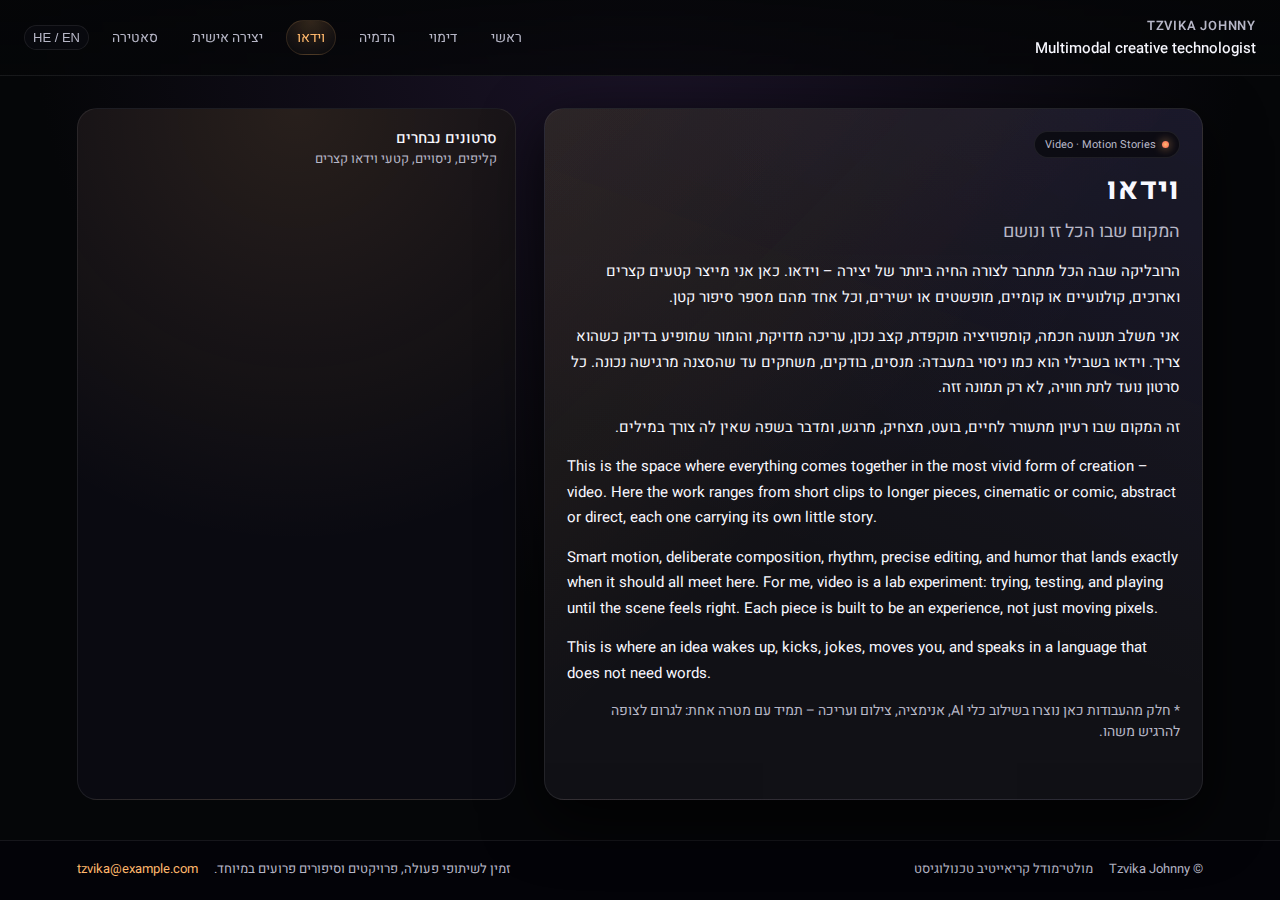
<file: pages/video.html>
<!DOCTYPE html>
<html lang="he" dir="rtl">
  <head>
    <meta charset="UTF-8" />
    <title>וידאו – Tzvika Johnny</title>
    <meta name="viewport" content="width=device-width, initial-scale=1" />
    <!-- Heebo font -->
    <link
      href="https://fonts.googleapis.com/css2?family=Heebo:wght@300;400;500;700&display=swap"
      rel="stylesheet"
    />
    <style>
      :root {
        --bg-color: #050608;
        --card-bg: rgba(18, 18, 24, 0.92);
        --accent: #ffb86c;
        --accent-soft: rgba(255, 184, 108, 0.14);
        --text-main: #f8f8ff;
        --text-muted: #b7b7c7;
        --border-color: rgba(255, 255, 255, 0.08);
      }

      * {
        box-sizing: border-box;
      }

      body {
        margin: 0;
        min-height: 100vh;
        font-family: "Heebo", system-ui, -apple-system, BlinkMacSystemFont,
          "Segoe UI", sans-serif;
        background: radial-gradient(circle at top, #1b1328 0, #050608 55%);
        color: var(--text-main);
        display: flex;
        flex-direction: column;
      }

      a {
        color: var(--accent);
        text-decoration: none;
      }

      a:hover {
        text-decoration: underline;
      }

      header {
        padding: 16px 24px;
        display: flex;
        align-items: center;
        justify-content: space-between;
        border-bottom: 1px solid var(--border-color);
        backdrop-filter: blur(16px);
        background: linear-gradient(
          to bottom,
          rgba(5, 6, 8, 0.92),
          rgba(5, 6, 8, 0.78)
        );
        position: sticky;
        top: 0;
        z-index: 20;
      }

      .logo-title {
        display: flex;
        flex-direction: column;
        gap: 2px;
      }

      .logo-title span:first-child {
        font-weight: 600;
        letter-spacing: 0.06em;
        font-size: 13px;
        text-transform: uppercase;
        color: var(--text-muted);
      }

      .logo-title span:last-child {
        font-weight: 500;
        font-size: 15px;
      }

      nav {
        display: flex;
        gap: 12px;
        align-items: center;
      }

      .nav-link {
        font-size: 14px;
        padding: 6px 10px;
        border-radius: 999px;
        border: 1px solid transparent;
        color: var(--text-muted);
      }

      .nav-link.active {
        border-color: var(--accent-soft);
        background: radial-gradient(
          circle at top,
          rgba(255, 184, 108, 0.18),
          rgba(8, 9, 14, 0.9)
        );
        color: var(--accent);
      }

      .language-toggle {
        font-size: 13px;
        padding: 4px 8px;
        border-radius: 999px;
        border: 1px solid var(--border-color);
        cursor: pointer;
        background: rgba(10, 10, 16, 0.8);
        color: var(--text-muted);
      }

      main {
        flex: 1;
        padding: 32px 6vw 40px 6vw;
        display: grid;
        grid-template-columns: minmax(0, 2.1fr) minmax(0, 1.4fr);
        gap: 28px;
      }

      @media (max-width: 900px) {
        main {
          grid-template-columns: minmax(0, 1fr);
        }
      }

      .content-card {
        background: linear-gradient(
            135deg,
            rgba(255, 184, 108, 0.06),
            transparent 48%
          ),
          linear-gradient(
            200deg,
            rgba(145, 124, 255, 0.06),
            transparent 64%
          ),
          var(--card-bg);
        border-radius: 20px;
        padding: 22px 22px 20px;
        border: 1px solid var(--border-color);
        box-shadow: 0 20px 60px rgba(0, 0, 0, 0.8);
        position: relative;
        overflow: hidden;
      }

      .content-card::before {
        content: "";
        position: absolute;
        inset: -40%;
        background:
          radial-gradient(circle at 0% 0%, rgba(255, 184, 108, 0.09) 0, transparent 55%),
          radial-gradient(circle at 110% 0%, rgba(112, 97, 255, 0.08) 0, transparent 52%);
        opacity: 0.8;
        pointer-events: none;
      }

      .content-inner {
        position: relative;
        z-index: 1;
      }

      .pill-label {
        display: inline-flex;
        align-items: center;
        gap: 6px;
        padding: 4px 10px;
        border-radius: 999px;
        background: rgba(10, 10, 16, 0.84);
        border: 1px solid rgba(255, 255, 255, 0.08);
        font-size: 11px;
        color: var(--text-muted);
        margin-bottom: 10px;
      }

      .pill-dot {
        width: 7px;
        height: 7px;
        border-radius: 999px;
        background: radial-gradient(circle, #ffb86c 0, #ff7e5f 65%);
        box-shadow: 0 0 10px rgba(255, 184, 108, 0.8);
      }

      h1 {
        margin: 0 0 6px;
        font-size: clamp(26px, 3vw, 30px);
        letter-spacing: 0.04em;
      }

      h2 {
        margin: 0 0 14px;
        font-size: 18px;
        color: var(--text-muted);
        font-weight: 400;
      }

      .text-block {
        font-size: 15px;
        line-height: 1.7;
        color: var(--text-main);
        margin-bottom: 14px;
      }

      .text-muted {
        color: var(--text-muted);
        font-size: 14px;
      }

      .en {
        direction: ltr;
        text-align: left;
      }

      .he {
        direction: rtl;
        text-align: right;
      }

      .media-card {
        background: radial-gradient(
            circle at top,
            rgba(255, 184, 108, 0.12),
            transparent 60%
          ),
          rgba(10, 10, 18, 0.96);
        border-radius: 20px;
        padding: 18px 18px 16px;
        border: 1px solid var(--border-color);
        display: flex;
        flex-direction: column;
        gap: 12px;
      }

      .media-card-header {
        display: flex;
        justify-content: space-between;
        align-items: center;
        gap: 8px;
        margin-bottom: 4px;
      }

      .media-title {
        font-size: 15px;
        font-weight: 500;
      }

      .media-sub {
        font-size: 13px;
        color: var(--text-muted);
      }

      .video-grid {
        display: grid;
        grid-template-columns: minmax(0, 1fr);
        gap: 12px;
        margin-top: 6px;
      }

      .video-item {
        padding: 10px;
        border-radius: 14px;
        background: rgba(9, 9, 16, 0.96);
        border: 1px solid rgba(255, 255, 255, 0.06);
      }

      .video-label {
        font-size: 13px;
        margin-bottom: 6px;
        color: var(--text-muted);
      }

      video {
        width: 100%;
        border-radius: 10px;
        display: block;
      }

      footer {
        border-top: 1px solid var(--border-color);
        padding: 18px 6vw 22px 6vw;
        font-size: 13px;
        color: var(--text-muted);
        display: flex;
        flex-wrap: wrap;
        gap: 10px;
        justify-content: space-between;
        background: rgba(3, 3, 8, 0.98);
      }

      .footer-left,
      .footer-right {
        display: flex;
        flex-wrap: wrap;
        gap: 8px 16px;
        align-items: center;
      }
    </style>
  </head>
  <body>
    <header>
      <div class="logo-title">
        <span>TZVIKA JOHNNY</span>
        <span>Multimodal creative technologist</span>
      </div>
      <nav>
        <a href="../index.html" class="nav-link">ראשי</a>
        <a href="image.html" class="nav-link">דימוי</a>
        <a href="simulation.html" class="nav-link">הדמיה</a>
        <a href="video.html" class="nav-link active">וידאו</a>
        <a href="personal-work.html" class="nav-link">יצירה אישית</a>
        <a href="satire.html" class="nav-link">סאטירה</a>
        <button class="language-toggle" id="langToggle">HE / EN</button>
      </nav>
    </header>

    <main>
      <section class="content-card">
        <div class="content-inner">
          <div class="pill-label">
            <span class="pill-dot"></span>
            <span>Video · Motion Stories</span>
          </div>

          <h1 class="he">וידאו</h1>
          <h2 class="he">המקום שבו הכל זז ונושם</h2>

          <div class="text-block he">
            הרובליקה שבה הכל מתחבר לצורה החיה ביותר של יצירה – וידאו. כאן אני מייצר
            קטעים קצרים וארוכים, קולנועיים או קומיים, מופשטים או ישירים, וכל אחד מהם
            מספר סיפור קטן.
          </div>
          <div class="text-block he">
            אני משלב תנועה חכמה, קומפוזיציה מוקפדת, קצב נכון, עריכה מדויקת, והומור
            שמופיע בדיוק כשהוא צריך. וידאו בשבילי הוא כמו ניסוי במעבדה: מנסים,
            בודקים, משחקים עד שהסצנה מרגישה נכונה. כל סרטון נועד לתת חוויה, לא רק
            תמונה זזה.
          </div>
          <div class="text-block he">
            זה המקום שבו רעיון מתעורר לחיים, בועט, מצחיק, מרגש, ומדבר בשפה שאין לה
            צורך במילים.
          </div>

          <div class="text-block en">
            This is the space where everything comes together in the most vivid form of
            creation – video. Here the work ranges from short clips to longer pieces,
            cinematic or comic, abstract or direct, each one carrying its own little
            story.
          </div>
          <div class="text-block en">
            Smart motion, deliberate composition, rhythm, precise editing, and humor
            that lands exactly when it should all meet here. For me, video is a lab
            experiment: trying, testing, and playing until the scene feels right. Each
            piece is built to be an experience, not just moving pixels.
          </div>
          <div class="text-block en">
            This is where an idea wakes up, kicks, jokes, moves you, and speaks in a
            language that does not need words.
          </div>

          <p class="text-muted he">
            * חלק מהעבודות כאן נוצרו בשילוב כלי AI, אנימציה, צילום ועריכה – תמיד עם
            מטרה אחת: לגרום לצופה להרגיש משהו.
          </p>
        </div>
      </section>

      <aside class="media-card">
        <div class="media-card-header">
          <div>
            <div class="media-title he">סרטונים נבחרים</div>
            <div class="media-sub he">קליפים, ניסויים, קטעי וידאו קצרים</div>
          </div>
        </div>

        
      </aside>
    </main>

    <footer>
      <div class="footer-left he">
        <span>© Tzvika Johnny</span>
        <span>מולטי־מודל קריאייטיב טכנולוגיסט</span>
      </div>
      <div class="footer-right">
        <span class="he">זמין לשיתופי פעולה, פרויקטים וסיפורים פרועים במיוחד.</span>
        <a href="mailto:tzvika@example.com">tzvika@example.com</a>
      </div>
    </footer>

    <script>
      // Simple language toggle: show both by default, allow hiding English if needed.
      const toggle = document.getElementById("langToggle");
      let showEn = true;
      toggle.addEventListener("click", () => {
        showEn = !showEn;
        document.querySelectorAll(".en").forEach((el) => {
          el.style.display = showEn ? "" : "none";
        });
      });
    </script>
  </body>
</html>
</file>
